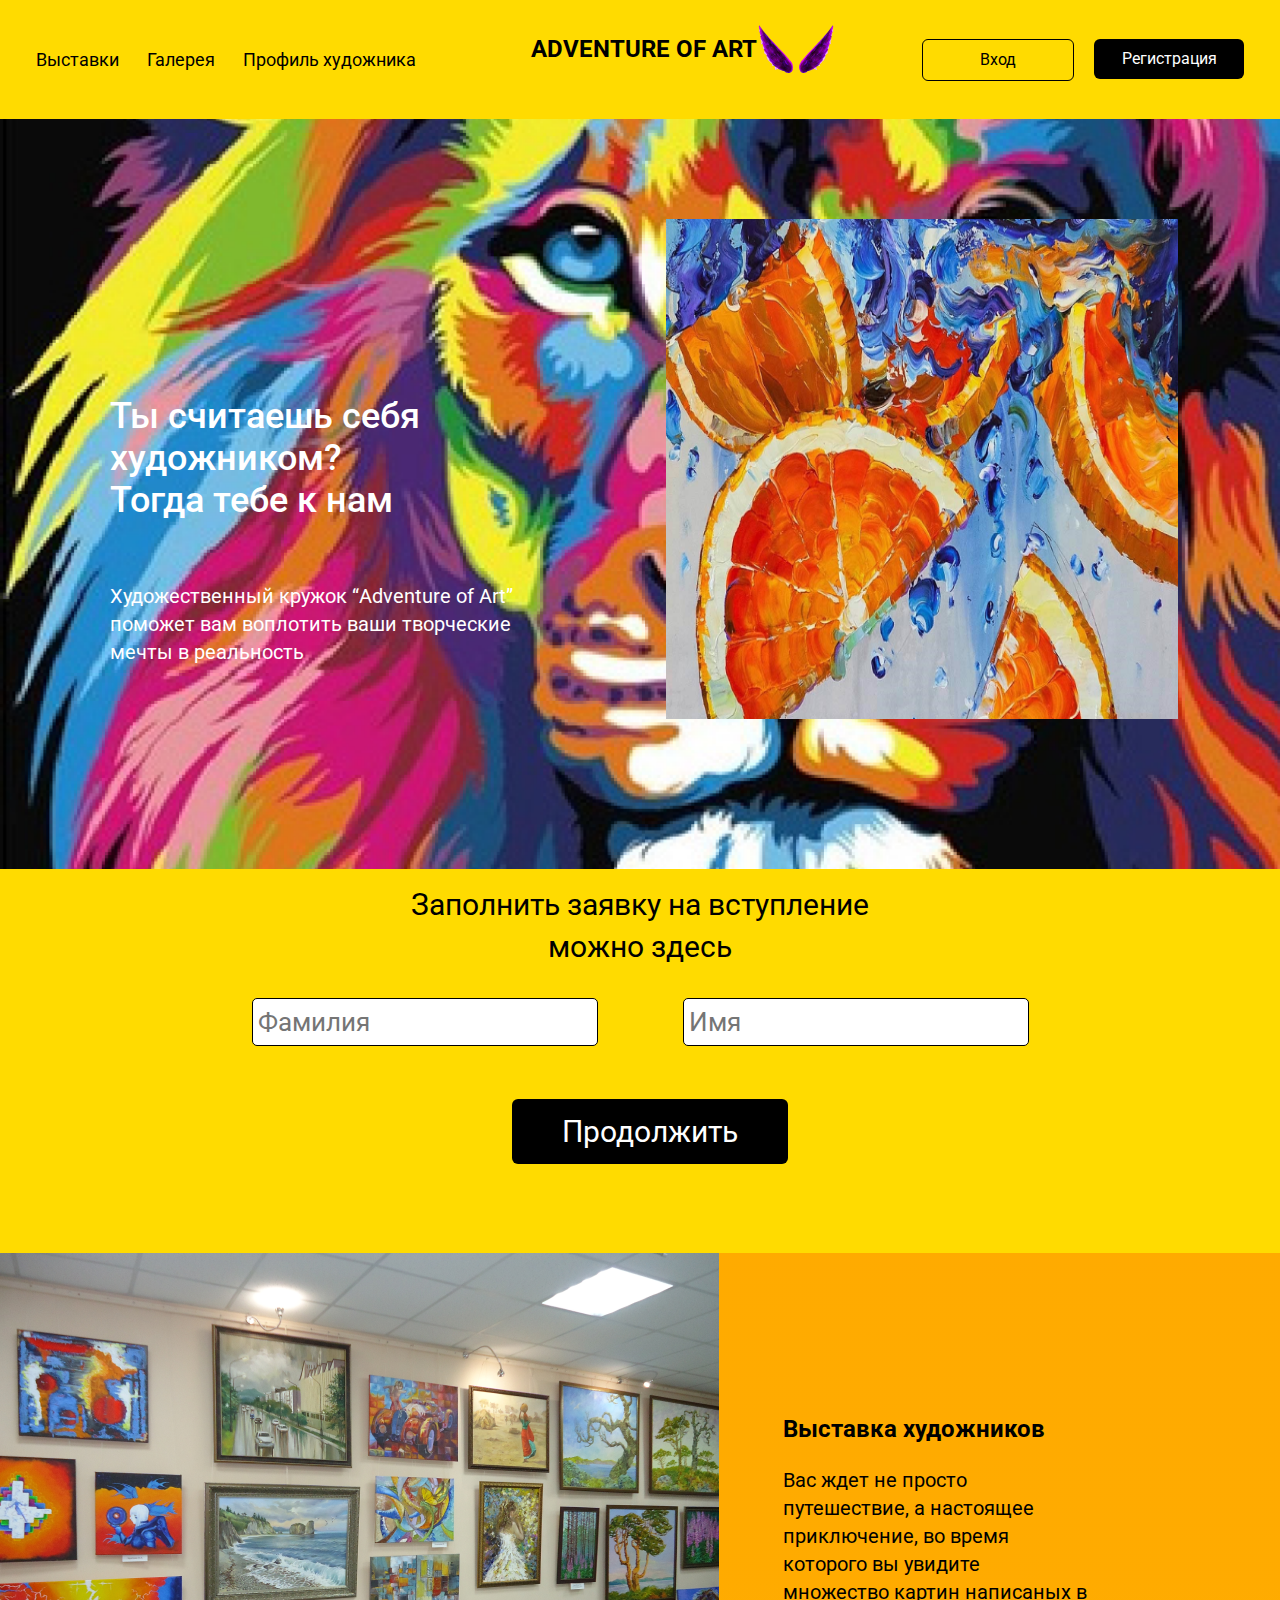
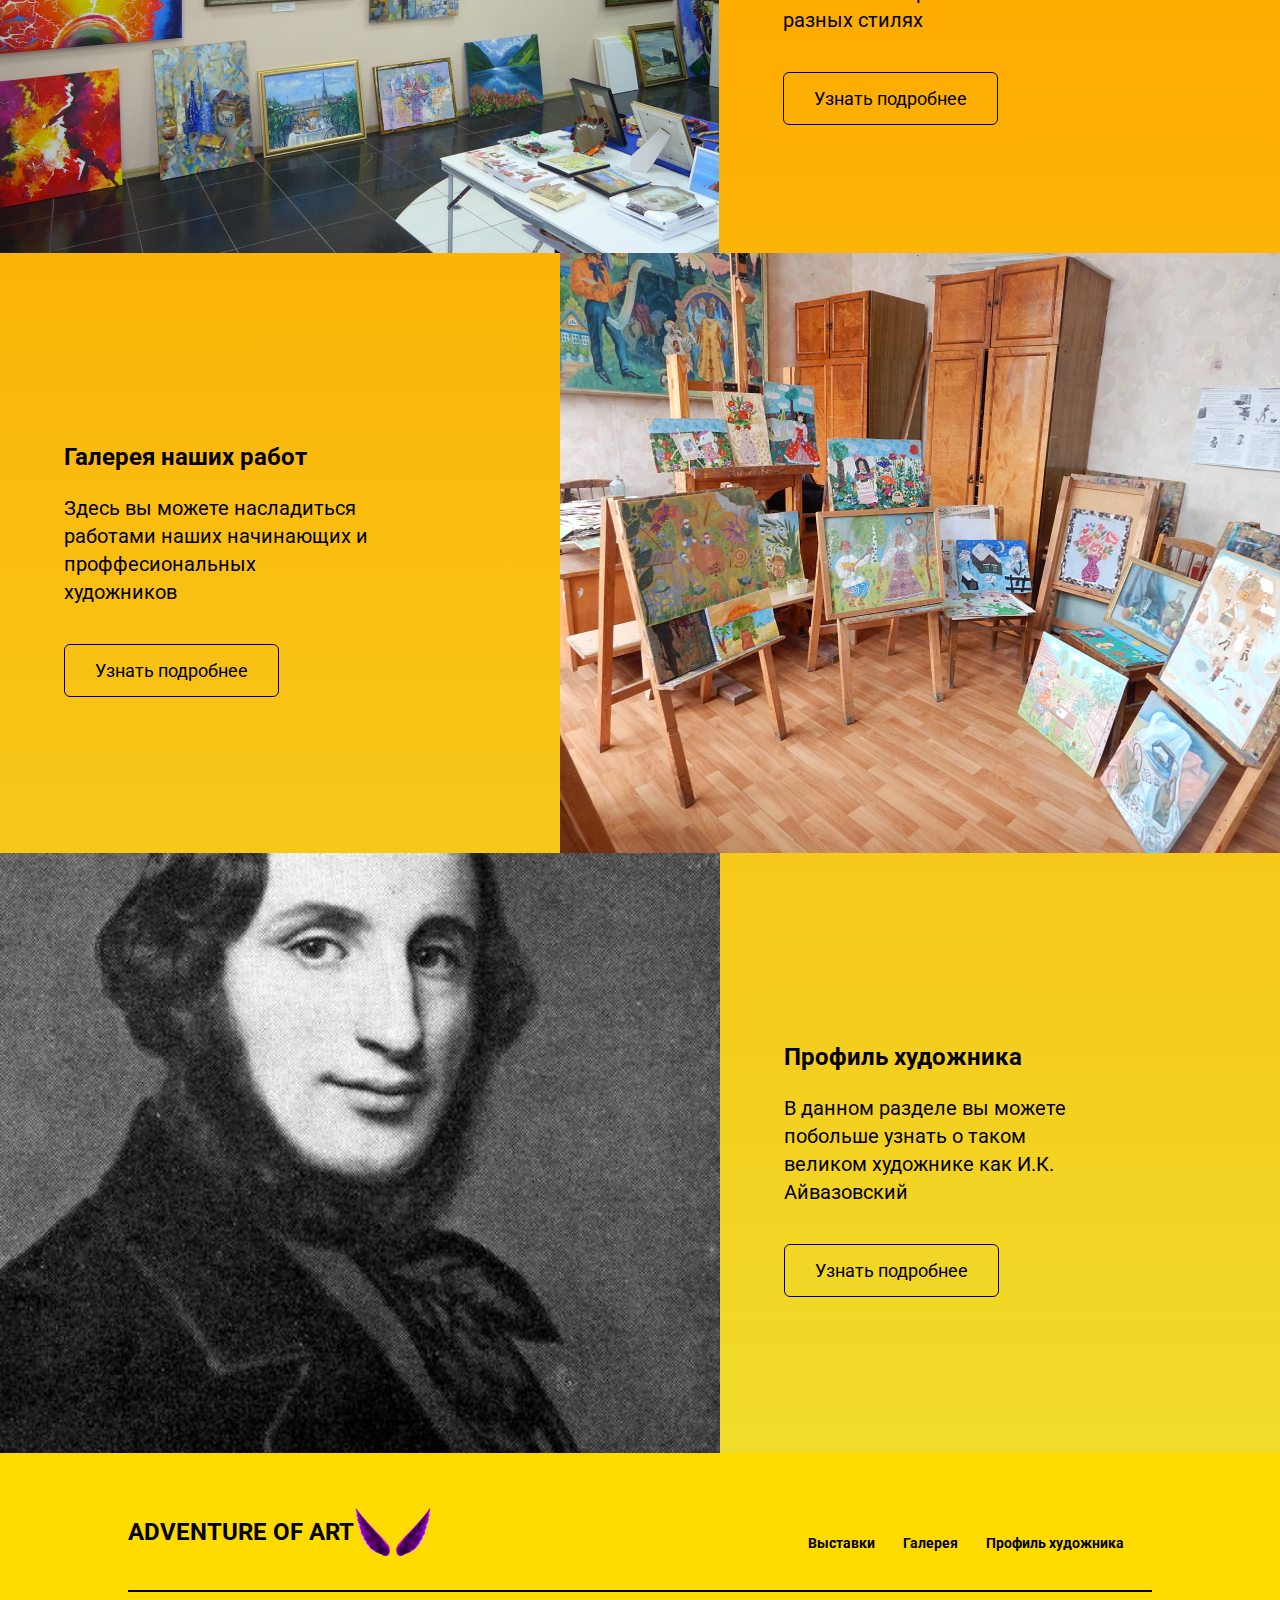
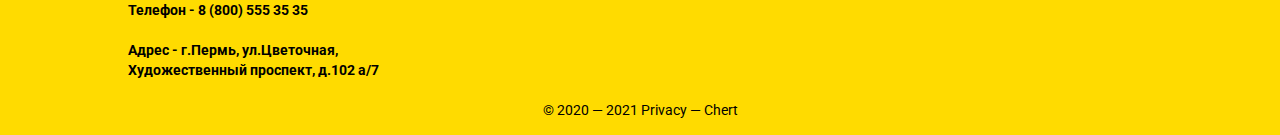
<file: index.html>
<!DOCTYPE html>
<html lang="en">
<head>
    <meta charset="UTF-8">
    <meta name="viewport" content="width=device-width, initial-scale=1.0">
    <title>Главная</title>
    <link rel="stylesheet" href="css/index.css">
    <link rel="preconnect" href="https://fonts.gstatic.com">
<link href="https://fonts.googleapis.com/css2?family=Roboto:wght@300;400;500&display=swap" rel="stylesheet">
</head>
<body>
    <header>
        <nav>
            <ul class="listHead">
                <li><a href = "afisha.html">Выставки</a></li>
                <li><a href = "gall.html">Галерея</a></li>
                <li><a href = "artistPerfomanceArtist.html">Профиль художника</a></li>
            </ul>
        </nav>
        <a href="index.html" id="logo">            
            <p>adventure of art</p>
            <img src="img/лого 1.png">
        </a>    
        <nav id="buttNav">
            <a href="login.html"><div class="buttNoback"><p>Вход</p></div></a>
            <a href="register.html"><div class="buttBack"><p>Регистрация</p></div></a>
        </nav>     
    </header>

    <section id="welcum">
        <div>
            <p id = "title">
                Ты считаешь себя художником?<br>
                Тогда тебе к нам
            </p> 
            <p id="info">
                Художественный кружок “Adventure of Art” поможет вам воплотить ваши творческие мечты в реальность
            </p>
        </div>
        <img src="img/aplesinki.png">
    </section>

    <section id="zayavka">
        <p>Заполнить заявку на вступление можно здесь</p>
        <div id="fields">
            <input class="textField" id="marg" placeholder="Фамилия">
            <input class="textField" placeholder="Имя">
            
        </div>
        <a href="#"><p class="buttBack">Продолжить</p></a>

    </section>
    <section id="afisha">
        <div class="itemAfisha">
            <img src="img/mainGall1.png">
            <div class="itemText">
                <h2>Выставка художников</h2>
                <p>Вас ждет не просто путешествие, 
                    а настоящее приключение, 
                    во время которого вы увидите 
                    множество картин написаных
                    в разных стилях</p>
                <a href="afisha.html" class="buttNoback">
                    Узнать подробнее
                </a>
            </div>
        </div>
        <div class="itemAfisha">
            
            <div class="itemText">
                <h2>Галерея наших работ</h2>
                <p>Здесь вы можете насладиться работами наших начинающих и проффесиональных художников </p>
                <a href="gall.html" class="buttNoback">
                    Узнать подробнее
                </a>
            </div>
            <img src="img/mainGall2.png">
        </div>
        <div class="itemAfisha">
            <img src="img/mainGall3.png">
            <div class="itemText">
                <h2>Профиль художника</h2>
                <p>В данном разделе вы можете побольше узнать о таком великом художнике как И.К. Айвазовский</p>
                <a href="artistPerfomanceArtist.html" class="buttNoback">
                    Узнать подробнее
                </a>
            </div>
        </div>
    </section>
    <footer>
        <div id="behindTheWall">
            <a href="index.html" id="logo">            
                <p>adventure of art</p>
                <img src="img/лого 1.png">
            </a>    
            <nav>
                <ul class="listHead">
                    <li><a href = "afisha.html">Выставки</a></li>
                    <li><a href = "gall.html">Галерея</a></li>
                    <li><a href = "artistPerfomanceArtist.html">Профиль художника</a></li>
                </ul>
            </nav>
        </div>
        <hr id="theWall">
        <p id="Contacts">
            Телефон - 8 (800) 555 35 35<br><br>
            Адрес - г.Пермь, ул.Цветочная, 
            Художественный проспект, д.102 а/7
        </p>
        <p id="end">
            © 2020 — 2021  Privacy — Chert
        </p>
    </footer>
</body>
</html>
</file>
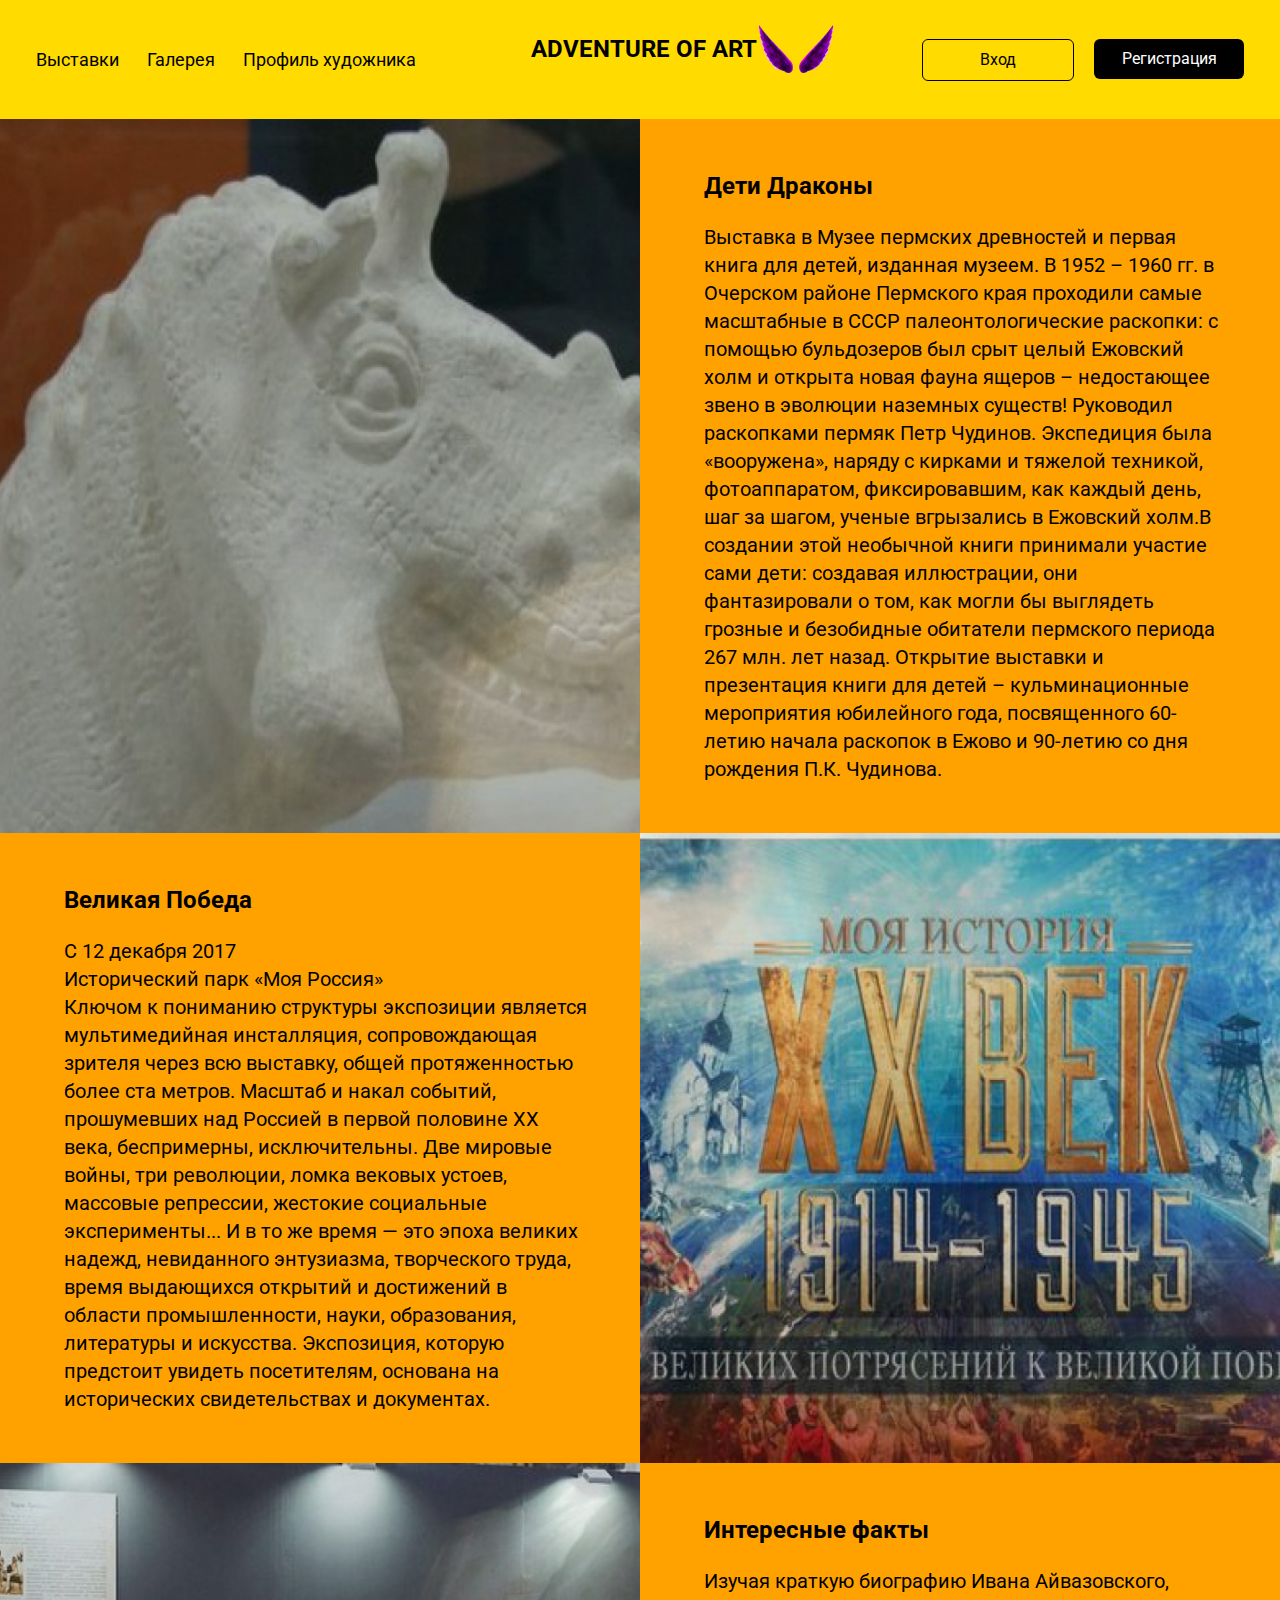
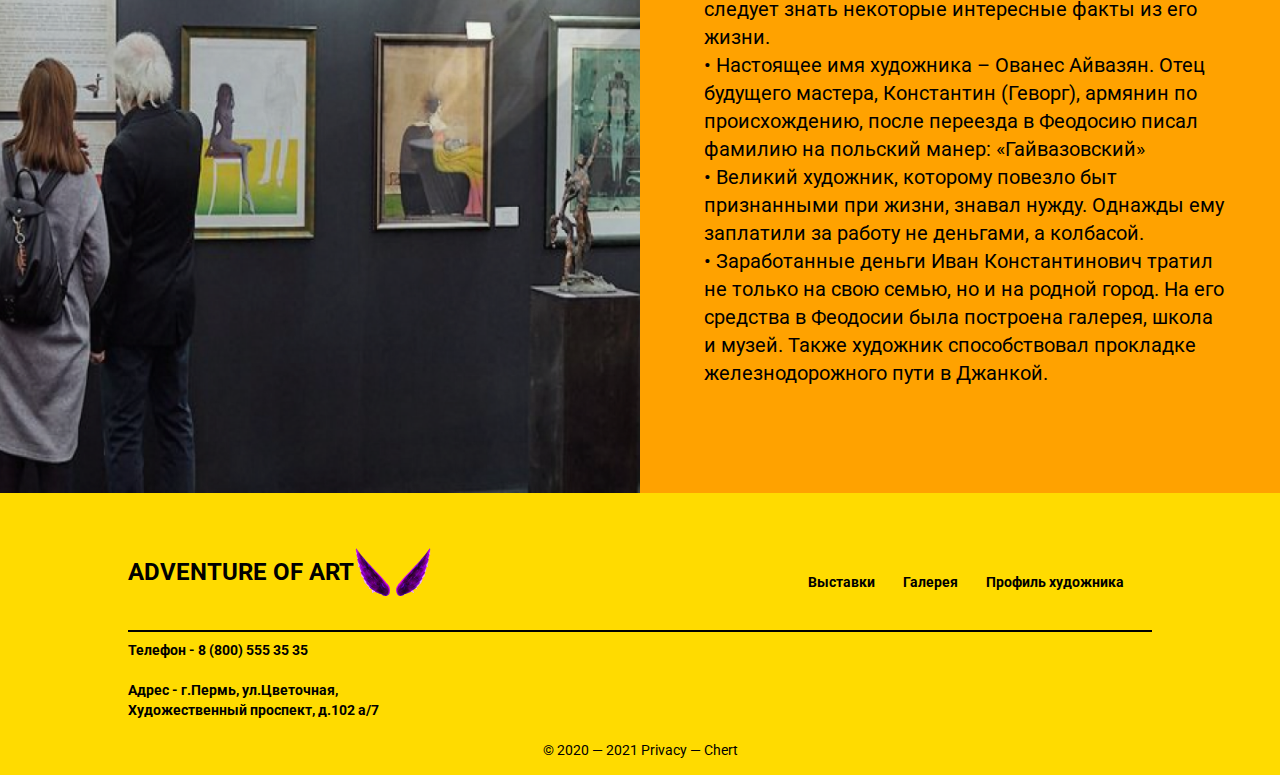
<file: afisha.html>
<!DOCTYPE html>
<html lang="en">
<head>
    <meta charset="UTF-8">
    <meta name="viewport" content="width=device-width, initial-scale=1.0">
    <title>Главная</title>
    <link rel="stylesheet" href="css/index.css">
    <link rel="preconnect" href="https://fonts.gstatic.com">
<link href="https://fonts.googleapis.com/css2?family=Roboto:wght@300;400;500&display=swap" rel="stylesheet">
</head>
<body>
    <header>
        <nav>
            <ul class="listHead">
                <li><a href = "afisha.html">Выставки</a></li>
                <li><a href = "gall.html">Галерея</a></li>
                <li><a href = "artistPerfomanceArtist.html">Профиль художника</a></li>
            </ul>
        </nav>
        <a href="index.html" id="logo">            
            <p>adventure of art</p>
            <img src="img/лого 1.png">
        </a>    
        <nav id="buttNav">
            <a href="login.html"><div class="buttNoback"><p>Вход</p></div></a>
            <a href="register.html"><div class="buttBack"><p>Регистрация</p></div></a>
        </nav>     
    </header>

    

    
    <section id="artist" class="main" >
        <div class="itemAfisha">            
            <img src="img/afisha1.png">
            
            
            <div class="itemText">
                <h2>Дети Драконы</h2>
                <p>     Выставка в Музее пермских древностей и первая книга для детей, изданная музеем.
                    В 1952 – 1960 гг. в Очерском районе Пермского края проходили самые масштабные  в СССР палеонтологические раскопки: с помощью бульдозеров был срыт целый Ежовский холм и открыта новая фауна ящеров – недостающее звено в эволюции наземных существ! Руководил раскопками пермяк Петр Чудинов. Экспедиция была «вооружена», наряду с кирками и  тяжелой техникой, фотоаппаратом, фиксировавшим, как каждый день, шаг за шагом, ученые вгрызались в Ежовский холм.В создании этой необычной книги принимали участие сами дети: создавая иллюстрации, они фантазировали о том, как могли бы выглядеть грозные и безобидные обитатели пермского периода 267 млн. лет назад.
                    Открытие выставки и презентация книги для детей – кульминационные мероприятия юбилейного года, посвященного 60-летию начала раскопок в Ежово и 90-летию со дня рождения П.К. Чудинова.
                    
                    
               </p>
                
            </div>
        </div>
        <div class="itemAfisha">
            
            <div class="itemText">
                <h2>Великая Победа</h2>
                <p>
                    С 12 декабря 2017<br>
                    Исторический парк «Моя Россия»<br>
                    Ключом к пониманию структуры экспозиции является мультимедийная инсталляция, сопровождающая зрителя через всю выставку, общей протяженностью более ста метров.
                    Масштаб и накал событий, прошумевших над Россией в первой половине ХХ века, беспримерны, исключительны. Две мировые войны, три революции, ломка вековых устоев, массовые репрессии, жестокие социальные эксперименты... И в то же время — это эпоха великих надежд, невиданного энтузиазма, творческого труда, время выдающихся открытий и достижений в области промышленности, науки, образования, литературы и искусства.
                    Экспозиция, которую предстоит увидеть посетителям, основана на исторических свидетельствах и документах.           
                </p>
                
            </div>
            
                <img src="img/afisha2.png">
            
        </div>
        <div class="itemAfisha">
            
                <img src="img/afisha3.png">
            
            <div class="itemText">
                <h2>Интересные факты</h2>
                <p>
                    Изучая краткую биографию Ивана Айвазовского, следует знать некоторые интересные факты из его жизни.
                    <br>•	Настоящее имя художника – Ованес Айвазян. Отец будущего мастера, Константин (Геворг), армянин по происхождению, после переезда в Феодосию писал фамилию на польский манер: «Гайвазовский»
                    <br>•	Великий художник, которому повезло быт признанными при жизни, знавал нужду. Однажды ему заплатили за работу не деньгами, а колбасой.
                    <br>•	Заработанные деньги Иван Константинович тратил не только на свою семью, но и на родной город. На его средства в Феодосии была построена галерея, школа и музей. Также художник способствовал прокладке железнодорожного пути в Джанкой.
                    </p>
                
            </div>
        </div>
    </section>
    <footer>
        <div id="behindTheWall">
            <a href="index.html" id="logo">            
                <p>adventure of art</p>
                <img src="img/лого 1.png">
            </a>    
            <nav>
                <ul class="listHead">
                    <li><a href = "afisha.html">Выставки</a></li>
                    <li><a href = "gall.html">Галерея</a></li>
                    <li><a href = "artistPerfomanceArtist.html">Профиль художника</a></li>
                </ul>
            </nav>
        </div>
        <hr id="theWall">
        <p id="Contacts">
            Телефон - 8 (800) 555 35 35<br><br>
            Адрес - г.Пермь, ул.Цветочная, 
            Художественный проспект, д.102 а/7
        </p>
        <p id="end">
            © 2020 — 2021  Privacy — Chert
        </p>
    </footer>
</body>
</html>
</file>
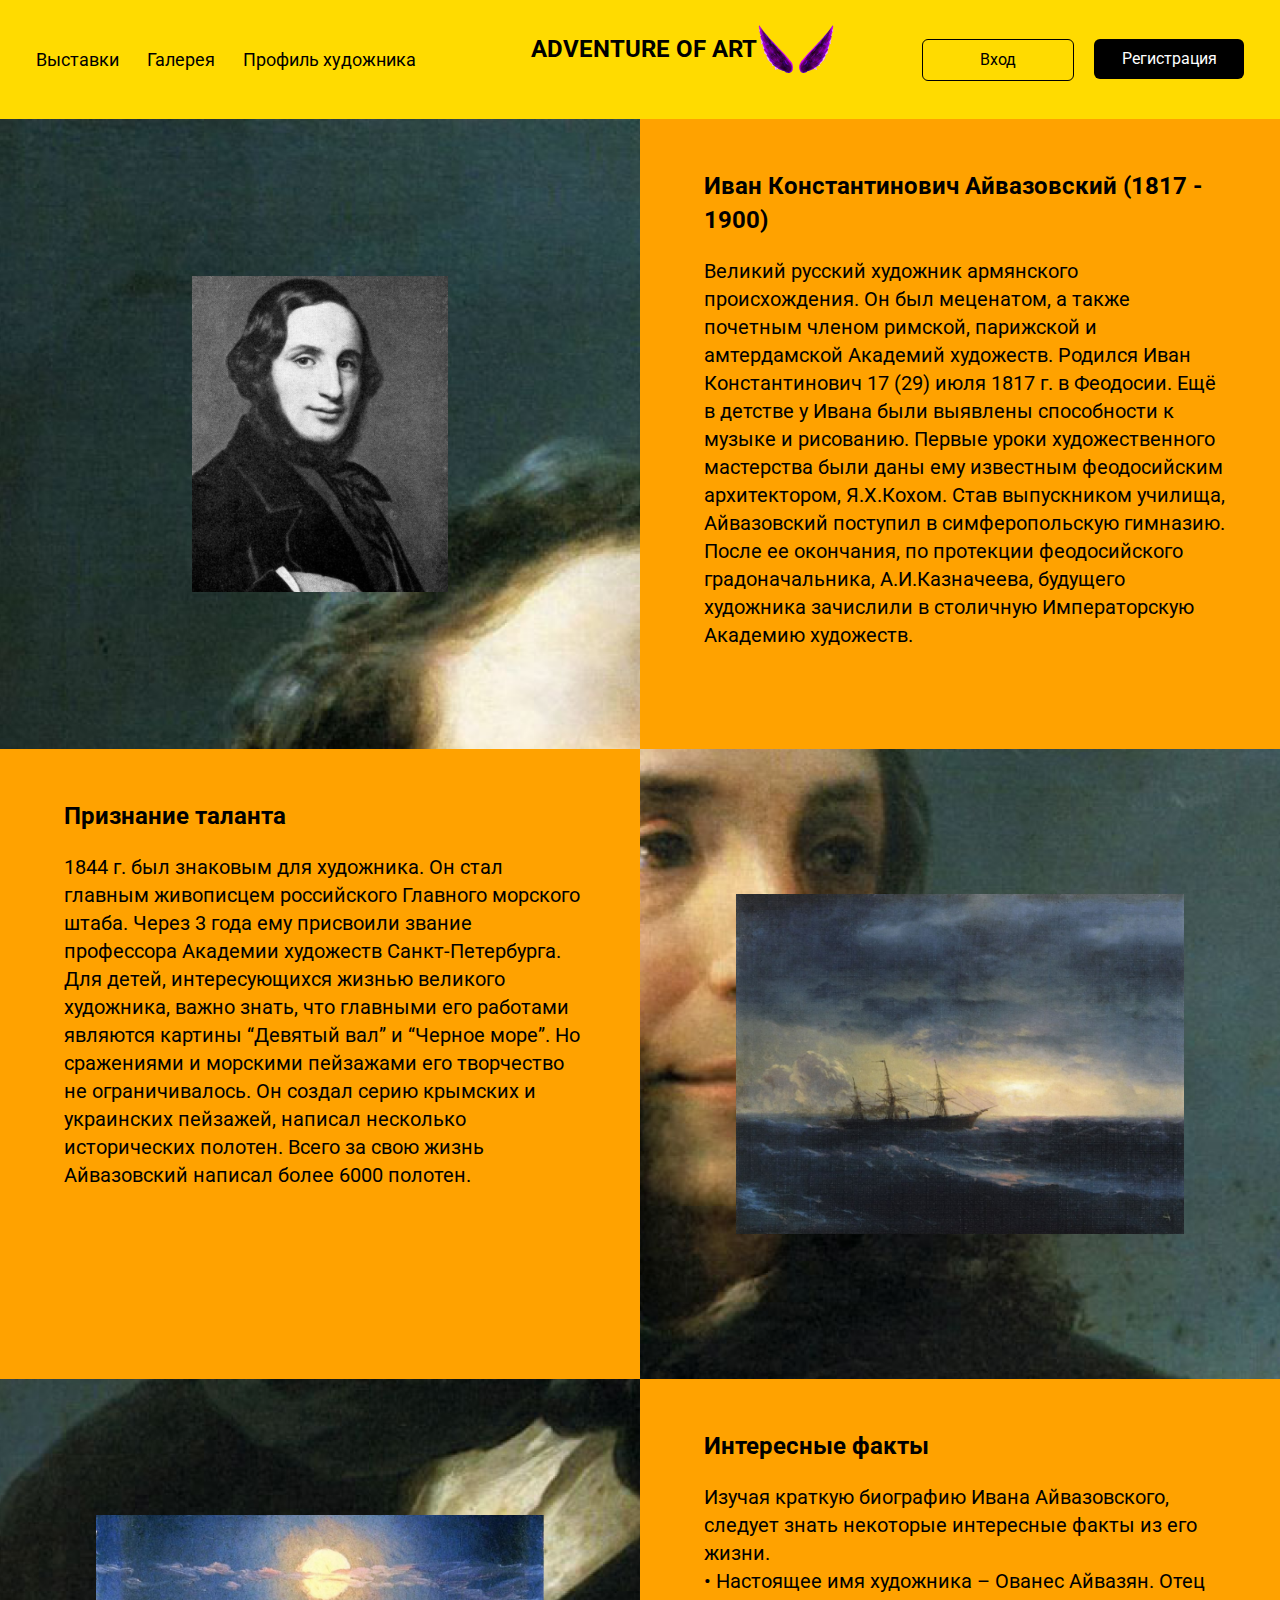
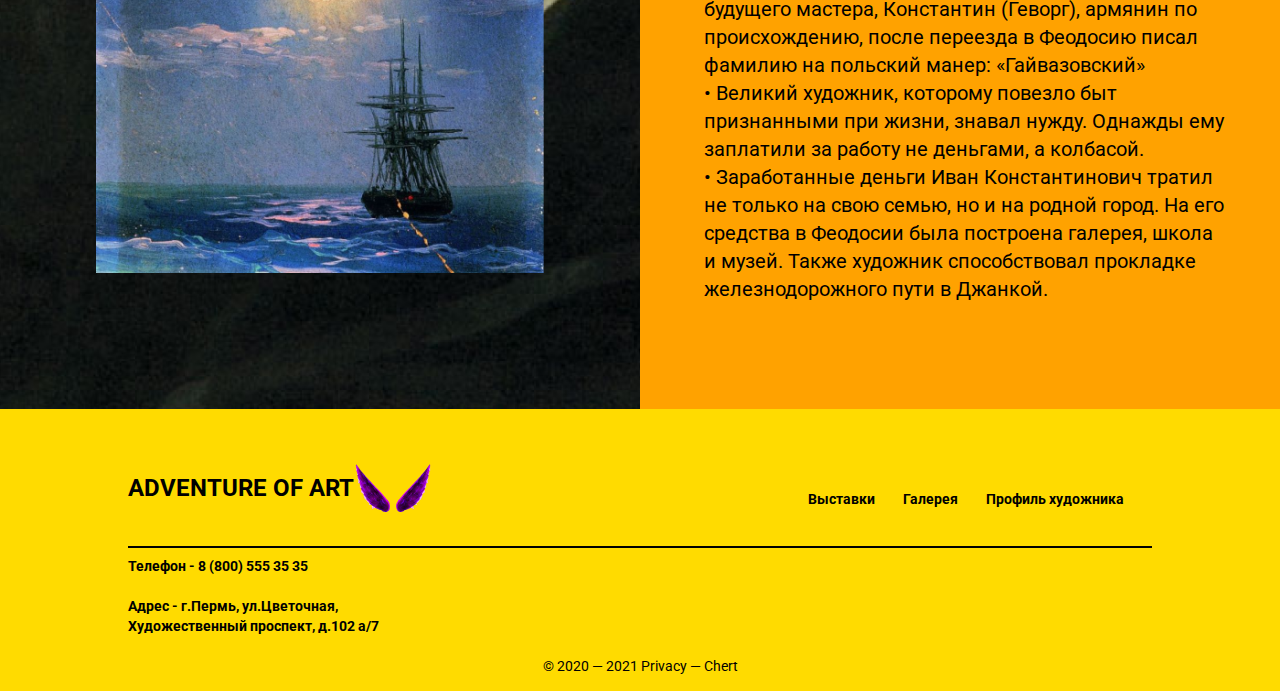
<file: artistPerfomanceArtist.html>
<!DOCTYPE html>
<html lang="en">
<head>
    <meta charset="UTF-8">
    <meta name="viewport" content="width=device-width, initial-scale=1.0">
    <title>Главная</title>
    <link rel="stylesheet" href="css/index.css">
    <link rel="preconnect" href="https://fonts.gstatic.com">
<link href="https://fonts.googleapis.com/css2?family=Roboto:wght@300;400;500&display=swap" rel="stylesheet">
</head>
<body>
    <header>
        <nav>
            <ul class="listHead">
                <li><a href = "afisha.html">Выставки</a></li>
                <li><a href = "gall.html">Галерея</a></li>
                <li><a href = "artistPerfomanceArtist.html">Профиль художника</a></li>
            </ul>
        </nav>
        <a href="index.html" id="logo">            
            <p>adventure of art</p>
            <img src="img/лого 1.png">
        </a>    
        <nav id="buttNav">
            <a href="login.html"><div class="buttNoback"><p>Вход</p></div></a>
            <a href="register.html"><div class="buttBack"><p>Регистрация</p></div></a>
        </nav>     
    </header>

    

    
    <section class="main">
        <div class="itemAfisha">
            <div class="lilImg">
                <img src="img/Artist1.png">
            </div>
            
            <div class="itemText">
                <h2>Иван Константинович Айвазовский (1817 - 1900)</h2>
                <p>     Великий русский художник армянского происхождения. Он был меценатом, а также почетным членом римской, парижской и амтердамской Академий художеств.
                    Родился Иван Константинович 17 (29) июля 1817 г. в Феодосии. Ещё в детстве у Ивана были выявлены способности к музыке и рисованию. Первые уроки художественного мастерства были даны ему известным феодосийским архитектором, Я.Х.Кохом.
               Став выпускником училища, Айвазовский поступил в симферопольскую гимназию. После ее окончания, по протекции феодосийского градоначальника, А.И.Казначеева, будущего художника зачислили в столичную Императорскую Академию художеств.
               </p>
                
            </div>
        </div>
        <div class="itemAfisha">
            
            <div class="itemText">
                <h2>Признание таланта</h2>
                <p>
                    1844 г. был знаковым для художника. Он стал главным живописцем российского Главного морского штаба. Через 3 года ему присвоили звание профессора Академии художеств Санкт-Петербурга. Для детей, интересующихся жизнью великого художника, важно знать, что главными его работами являются картины “Девятый вал” и “Черное море”.
                    Но сражениями и морскими пейзажами его творчество не ограничивалось. Он создал серию крымских и украинских пейзажей, написал несколько исторических полотен. Всего за свою жизнь Айвазовский написал более 6000 полотен.
                </p>
                
            </div>
            <div class="lilImg lilArt">
                <img src="img/Artist2.png">
            </div>
        </div>
        <div class="itemAfisha">
            <div class="lilImg lilArt">
                <img src="img/Artist3.png">
            </div>
            <div class="itemText">
                <h2>Интересные факты</h2>
                <p>
                    Изучая краткую биографию Ивана Айвазовского, следует знать некоторые интересные факты из его жизни.
                    <br>•	Настоящее имя художника – Ованес Айвазян. Отец будущего мастера, Константин (Геворг), армянин по происхождению, после переезда в Феодосию писал фамилию на польский манер: «Гайвазовский»
                    <br>•	Великий художник, которому повезло быт признанными при жизни, знавал нужду. Однажды ему заплатили за работу не деньгами, а колбасой.
                    <br>•	Заработанные деньги Иван Константинович тратил не только на свою семью, но и на родной город. На его средства в Феодосии была построена галерея, школа и музей. Также художник способствовал прокладке железнодорожного пути в Джанкой.
                    </p>
                
            </div>
        </div>
    </section>
    <footer>
        <div id="behindTheWall">
            <a href="index.html" id="logo">            
                <p>adventure of art</p>
                <img src="img/лого 1.png">
            </a>    
            <nav>
                <ul class="listHead">
                    <li><a href = "afisha.html">Выставки</a></li>
                    <li><a href = "gall.html">Галерея</a></li>
                    <li><a href = "artistPerfomanceArtist.html">Профиль художника</a></li>
                </ul>
            </nav>
        </div>
        <hr id="theWall">
        <p id="Contacts">
            Телефон - 8 (800) 555 35 35<br><br>
            Адрес - г.Пермь, ул.Цветочная, 
            Художественный проспект, д.102 а/7
        </p>
        <p id="end">
            © 2020 — 2021  Privacy — Chert
        </p>
    </footer>
</body>
</html>
</file>
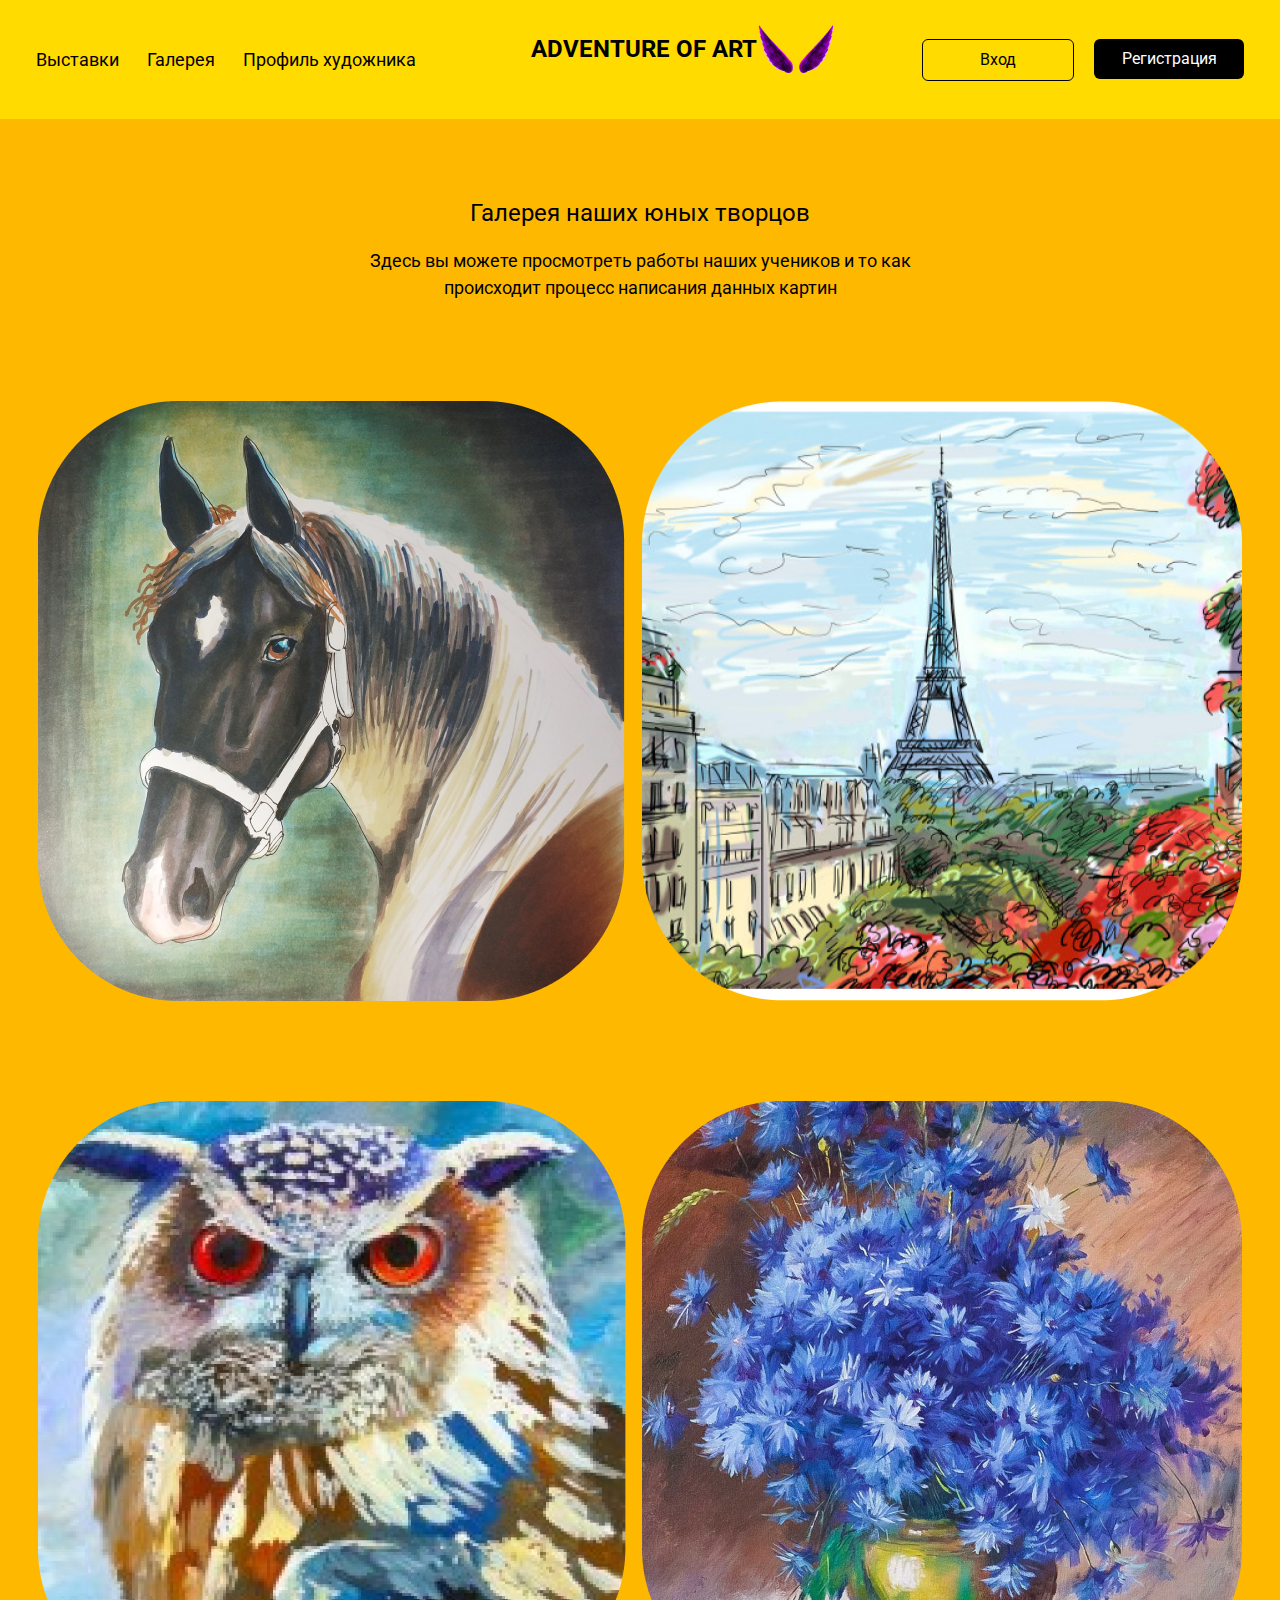
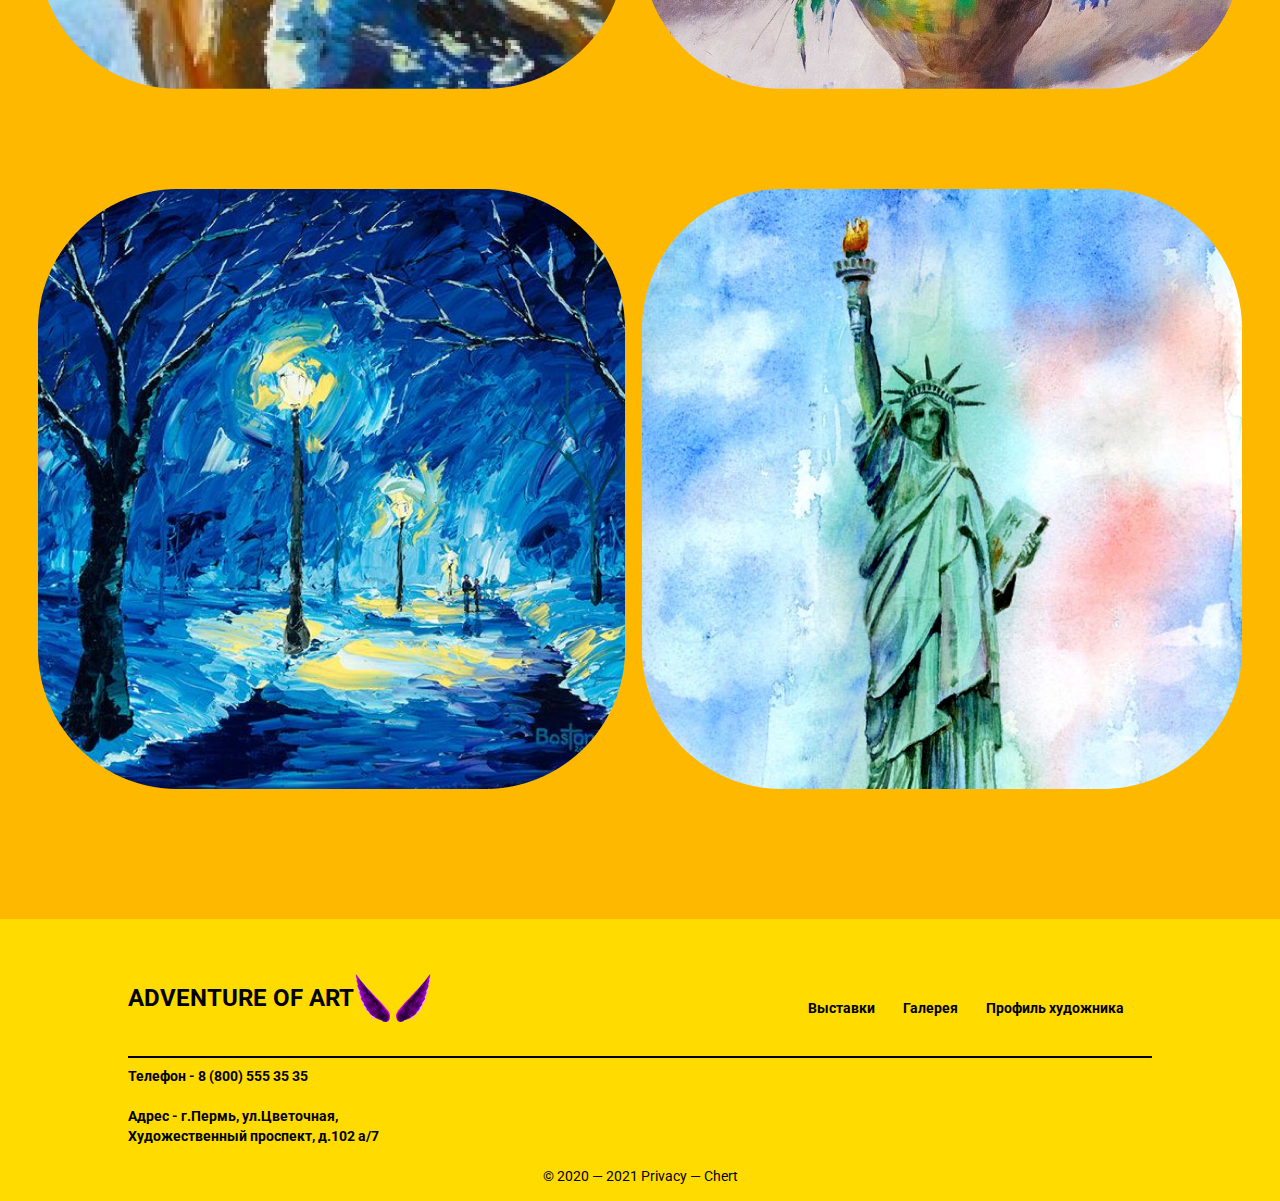
<file: gall.html>
<!DOCTYPE html>
<html lang="en">
<head>
    <meta charset="UTF-8">
    <meta name="viewport" content="width=device-width, initial-scale=1.0">
    <title>Главная</title>
    <link rel="stylesheet" href="css/index.css">
    <link rel="preconnect" href="https://fonts.gstatic.com">
<link href="https://fonts.googleapis.com/css2?family=Roboto:wght@300;400;500&display=swap" rel="stylesheet">
</head>
<body>
    <header>
        <nav>
            <ul class="listHead">
                <li><a href = "afisha.html">Выставки</a></li>
                <li><a href = "gall.html">Галерея</a></li>
                <li><a href = "artistPerfomanceArtist.html">Профиль художника</a></li>
            </ul>
        </nav>
        <a href="index.html" id="logo">            
            <p>adventure of art</p>
            <img src="img/лого 1.png">
        </a>    
        <nav id="buttNav">
            <a href="login.html"><div class="buttNoback"><p>Вход</p></div></a>
            <a href="register.html"><div class="buttBack"><p>Регистрация</p></div></a>
        </nav>     
    </header>
    
    <main id="contentGall">
        <div id="titleGall">
            <h2>
                Галерея наших юных творцов
            </h2>
            <p>
                Здесь вы можете просмотреть работы наших учеников и то как происходит процесс написания данных картин
            </p>
        </div>
        <div class="coupleOfImg">
            <img src="img/gall/uel9Zz_mjZcA02v9hUO_mBFF3zEvRNq8yjqcxeUh-N4jGsSe3oosnKulu6TdF3RIhjcjN-HNnzQKLXlnHbQEylJIp0mTuWB9LvokEB0d7JLtD9LCxW7ZwCZ50h77I9ANESGpOSf5=w2400 1.png">
            <img src="img/gall/risunokparizhakartina1-700x471 1.png">
        </div>
        <div class="coupleOfImg">
            <img src="img/gall/73800 1.png">
            <img src="img/gall/kopiya_kartiny_isaaka_levitana_vasilki_hudozhnik_s_kamskij_is190702 1.png">
        </div>
        <div class="coupleOfImg">
            <img src="img/gall/dff7be491da935cc810174a6604e303c--winter-walk-angel-art 1.png">
            <img src="img/gall/suPDqNUh 1.png">
        </div>
    </main>
    

    
    
    <footer>
        <div id="behindTheWall">
            <a href="index.html" id="logo">            
                <p>adventure of art</p>
                <img src="img/лого 1.png">
            </a>    
            <nav>
                <ul class="listHead">
                    <li><a href = "afisha.html">Выставки</a></li>
                    <li><a href = "gall.html">Галерея</a></li>
                    <li><a href = "artistPerfomanceArtist.html">Профиль художника</a></li>
                </ul>
            </nav>
        </div>
        <hr id="theWall">
        <p id="Contacts">
            Телефон - 8 (800) 555 35 35<br><br>
            Адрес - г.Пермь, ул.Цветочная, 
            Художественный проспект, д.102 а/7
        </p>
        <p id="end">
            © 2020 — 2021  Privacy — Chert
        </p>
    </footer>
</body>
</html>
</file>
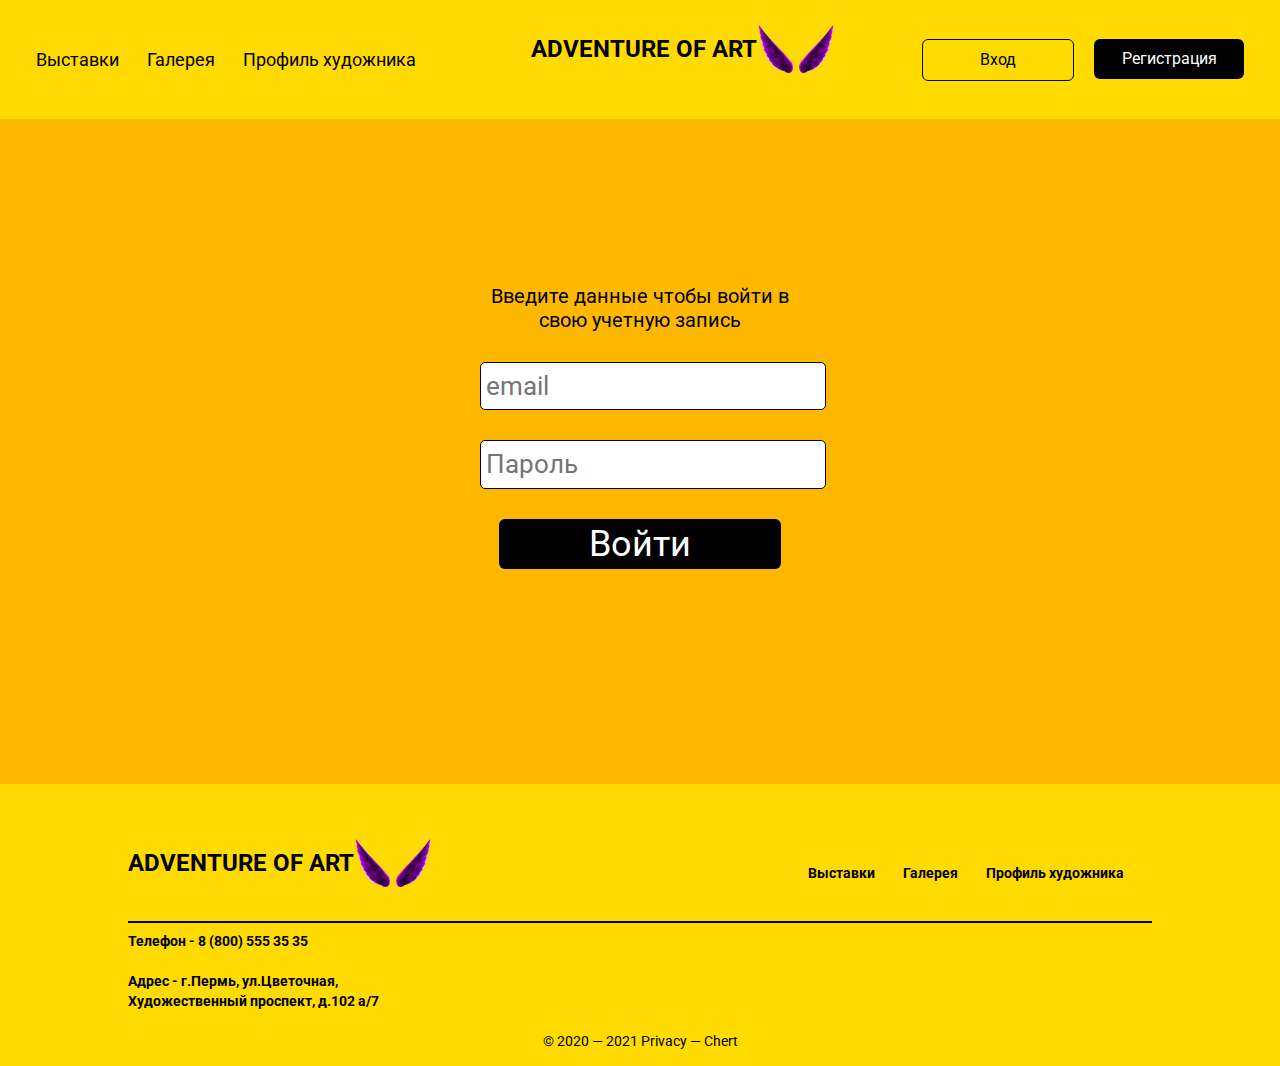
<file: login.html>
<!DOCTYPE html>
<html lang="en">
<head>
    <meta charset="UTF-8">
    <meta name="viewport" content="width=device-width, initial-scale=1.0">
    <title>Главная</title>
    <link rel="stylesheet" href="css/index.css">
    <link rel="preconnect" href="https://fonts.gstatic.com">
<link href="https://fonts.googleapis.com/css2?family=Roboto:wght@300;400;500&display=swap" rel="stylesheet">
</head>
<body>
    <header>
        <nav>
            <ul class="listHead">
                <li><a href = "afisha.html">Выставки</a></li>
                <li><a href = "gall.html">Галерея</a></li>
                <li><a href = "artistPerfomanceArtist.html">Профиль художника</a></li>
            </ul>
        </nav>
        <a href="index.html" id="logo">            
            <p>adventure of art</p>
            <img src="img/лого 1.png">
        </a>    
        <nav id="buttNav">
            <a href="login.html"><div class="buttNoback"><p>Вход</p></div></a>
            <a href="register.html"><div class="buttBack"><p>Регистрация</p></div></a>
        </nav>     
    </header>
    <main id="contentLogin">
        <div class="enterBox">
            <p id="title">Введите данные чтобы войти в свою учетную запись</p>
            <input class="textField" placeholder="email">
            <input class="textField" placeholder="Пароль">
            <a href="#" class="buttBack"><p>Войти</p></a>
        </div>
    </main>
    

    
    
    <footer>
        <div id="behindTheWall">
            <a href="index.html" id="logo">            
                <p>adventure of art</p>
                <img src="img/лого 1.png">
            </a>    
            <nav>
                <ul class="listHead">
                    <li><a href = "afisha.html">Выставки</a></li>
                    <li><a href = "gall.html">Галерея</a></li>
                    <li><a href = "artistPerfomanceArtist.html">Профиль художника</a></li>
                </ul>
            </nav>
        </div>
        <hr id="theWall">
        <p id="Contacts">
            Телефон - 8 (800) 555 35 35<br><br>
            Адрес - г.Пермь, ул.Цветочная, 
            Художественный проспект, д.102 а/7
        </p>
        <p id="end">
            © 2020 — 2021  Privacy — Chert
        </p>
    </footer>
</body>
</html>
</file>
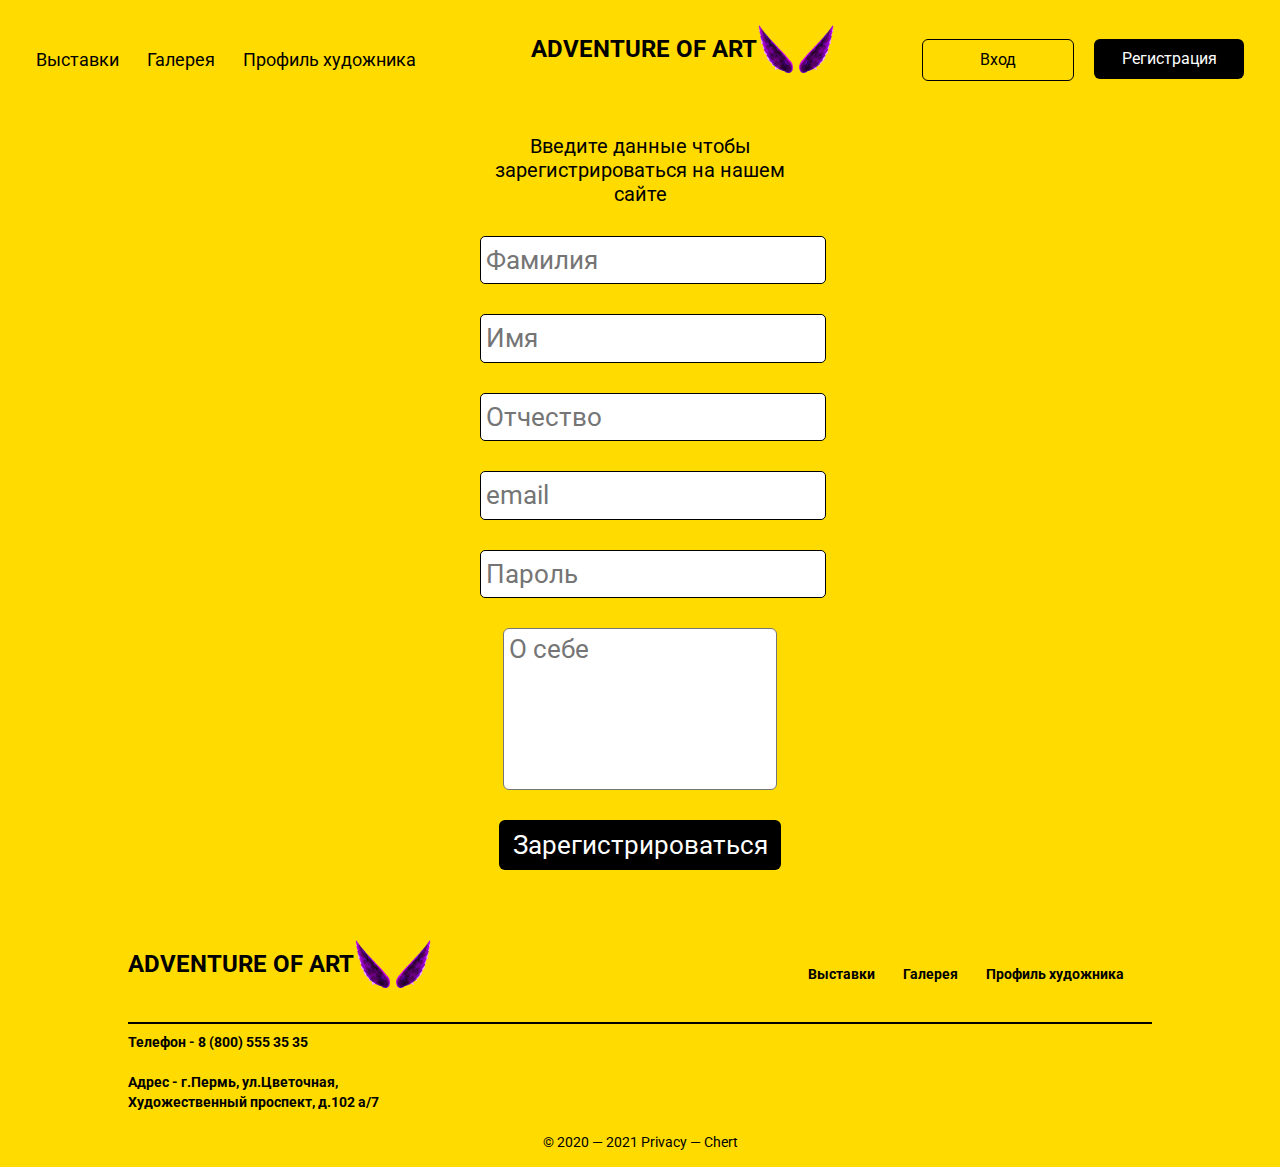
<file: register.html>
<!DOCTYPE html>
<html lang="en">
<head>
    <meta charset="UTF-8">
    <meta name="viewport" content="width=device-width, initial-scale=1.0">
    <title>Главная</title>
    <link rel="stylesheet" href="css/index.css">
    <link rel="preconnect" href="https://fonts.gstatic.com">
<link href="https://fonts.googleapis.com/css2?family=Roboto:wght@300;400;500&display=swap" rel="stylesheet">
</head>
<body>
    <header>
        <nav>
            <ul class="listHead">
                <li><a href = "afisha.html">Выставки</a></li>
                <li><a href = "gall.html">Галерея</a></li>
                <li><a href = "artistPerfomanceArtist.html">Профиль художника</a></li>
            </ul>
        </nav>
        <a href="index.html" id="logo">            
            <p>adventure of art</p>
            <img src="img/лого 1.png">
        </a>    
        <nav id="buttNav">
            <a href="login.html"><div class="buttNoback"><p>Вход</p></div></a>
            <a href="register.html"><div class="buttBack"><p>Регистрация</p></div></a>
        </nav>     
    </header>
    <main id="contentReg">
        <div class="enterBox">            
            <p id="title">Введите данные чтобы зарегистрироваться на нашем сайте </p>
            <input class="textField" placeholder="Фамилия">
            <input class="textField" placeholder="Имя">
            <input class="textField" placeholder="Отчество">            
            <input class="textField" placeholder="email">
            <input class="textField" placeholder="Пароль">
            <textarea id="about" placeholder="O ceбе"></textarea>
            <a href="#" class="buttBack"><p>Зарегистрироваться</p></a>
        </div>
    </main>
    

    
    
    <footer>
        <div id="behindTheWall">
            <a href="index.html" id="logo">            
                <p>adventure of art</p>
                <img src="img/лого 1.png">
            </a>    
            <nav>
                <ul class="listHead">
                    <li><a href = "afisha.html">Выставки</a></li>
                    <li><a href = "gall.html">Галерея</a></li>
                    <li><a href = "artistPerfomanceArtist.html">Профиль художника</a></li>
                </ul>
            </nav>
        </div>
        <hr id="theWall">
        <p id="Contacts">
            Телефон - 8 (800) 555 35 35<br><br>
            Адрес - г.Пермь, ул.Цветочная, 
            Художественный проспект, д.102 а/7
        </p>
        <p id="end">
            © 2020 — 2021  Privacy — Chert
        </p>
    </footer>
</body>
</html>
</file>
<file: css/index.css>
body{
    max-width:1440px;
    padding:0;
    margin:auto;
    background: linear-gradient(180deg, rgba(255, 255, 255, 0) 17.19%, rgba(250, 255, 0, 0) 76.04%), #FFDB00;
}
header{
    align-items: center;
    justify-content: space-between;
    display: flex;
    flex-direction: row;
    
    padding:20px 36px;
    
}
.listHead{
    display: flex;
    flex-direction: row;
    list-style:none;
    font-family: Roboto;
    font-style: normal;
    font-weight: normal;
    font-size: 18px;
    padding: 0px;
    
}
.listHead li{
    padding-right: 28px;
}
.listHead li a{
    color:#000000;
}
#logo{
    display: flex;
    flex-direction:row;
    font-family: Roboto;
    font-style: normal;
    font-weight: bold;
    font-size: 24px;
    text-transform: uppercase;
    color: #000000;
}
#buttNav{
    display: flex;
    flex-direction: row;
    justify-content:space-between;
    font-family: Roboto;
    font-style: normal;
    font-weight: normal;
    font-size: 14px;
}
body a{
    text-decoration: none;
}
/*Кнопка входа*/
.buttNoback{
	display: flex;
	
	align-items: center;
    border: 1px solid #000000;
	color: black;	
	background:none;
    width:150px;
    height:40px;
    border-radius: 6px; 	
}
/*Кнопка регистрации*/
.buttBack{
    display: flex;
	
	align-items: center;
		
	background: black;
	margin-left: 20px;
	border-radius: 6px; 
	
    
	width:150px;
    height:40px;
	color: #FFF;
	
}
.buttNoback p, .buttBack p{
    
    margin: auto;
    font-family: Roboto;
    font-style: normal;
    font-weight: normal;
    font-size: 16px;
    line-height: 16px;
    /* identical to box height */

    display: flex;
    align-items: center;
    text-align: center;

}

#welcum{
    display: flex;
    flex-direction: row;
    justify-content: space-between;
    width:100%;
    height: 750px;
    
    background: url(bgIndex.png) no-repeat;
    
    background-size: cover;

}
#welcum img{
    display: flex;
    
    width: 40%;
    max-height: 500px;
    margin-top: 100px;
    padding-right: 8%;
}
#welcum #title,#info{
    width: 450px;
    padding-left: 110px;
    /* Gray 6 */

    color: white;
}
#welcum #title{
    font-family: Roboto;
    font-style: normal;
    font-weight: 500;
    font-size: 36px;
    line-height: 42px;

    margin-top: 276px;
    margin-bottom: 61px;
}
#welcum #info{
    font-family: Roboto;
    font-style: normal;
    font-weight: normal;
    font-size: 20px;
    line-height: 28px;   

}
#zayavka{
    display: flex;
    flex-direction: column;
    align-items: center;
}
#zayavka p{
    font-family: Roboto;
    font-style: normal;
    font-weight: normal;
    font-size: 30px;
    line-height: 140.62%;
    /* or 42px */

    text-align: center;
    max-width: 500px;
}
#fields{
    display: inline-block;
    margin:auto;
}
.textField{
    max-width:360px;
    background: #FFFFFF;
    border: 1px solid #000000;
    box-sizing: border-box;
    border-radius: 5px;
    
    font-family: Roboto;
    font-style: normal;
    font-weight: normal;
    font-size: 26px;
    line-height: 140.62%;
    padding:5px;
}
#marg{
    margin-right: 81px;
}
#zayavka .buttBack{
    display:inline;
    padding:15px 50px;
    
    
}
#zayavka a{
    margin-top: 50px;
    font-family: Roboto;
    font-style: normal;
    font-weight: normal;
    font-size: 26px;
    line-height: 30px;
}

#afisha{
    margin-top: 100px;
    background: linear-gradient(180deg, rgba(255, 184, 0, 0.4) 18.23%,
     #F0DC2B 100%), 
     #FFA200;
}
.itemAfisha{
    display: flex;
    flex-direction:row;
    
}
.itemAfisha img{
    width:100%;
}
.itemText{    
   
    margin:auto 0; 
    padding-left: 5%;
    padding-right: 15%;
    
}
.itemText p{
    font-family: Roboto;
    font-style: normal;
    font-weight: normal;
    font-size: 20px;
    line-height: 28px;
    margin-bottom:50px;
}
.itemText h2{
    font-family: Roboto;
    font-style: normal;
    font-weight: bold;
    font-size: 24px;
    line-height: 34px;
    /* identical to box height */


    color: #000000;
}

.itemText .buttNoback{
    display:inline;
    padding:15px 30px;  
    margin-top: 10px;
    font-family: Roboto;
    font-style: normal;
    font-weight: normal;
    font-size: 18px;
    line-height: 30px;
    text-align: center;
}

footer{
    
    width:80%;
    margin: auto;
    margin-top: 50px;
}

#behindTheWall{
    display: flex;
    flex-direction:row;
    justify-content: space-between;
    align-items: center;
}
footer .listHead{
    font-weight: bold;
    font-size: 14px;
}
hr#theWall{
    
    border: #000000 1px solid;
}
p#Contacts{
    width:30%;
    font-family: Roboto;
    font-style: normal;
    font-weight: bold;
    font-size: 14px;
    line-height: 20px;
    margin: 0;
}
p#end{
    margin-top: 20px;
    font-family: Roboto;
    font-style: normal;
    font-weight: normal;
    font-size: 14px;
    line-height: 20px;
    text-align: center;

}


/*Artists*/

.main{
    background: url(bgArtist.png) no-repeat;
    
    background-size: cover;
    background-color: none;
}
.lilImg{
    display: flex;
    width:50%;
    margin:0;
    align-items: center;
    
}
.lilImg img{
    width:40%;    
    margin:auto;
}
.lilArt img{
    width:70%;
}
.main .itemText{
    background: #FFA200;
    width:50%;
    padding:0px;
    padding-top: 30px;
    margin: 0;
    min-height:600px;
}
.main .itemText h2,.main .itemText p{
    padding-left: 10%;
    padding-right: 8%;
}

#artist img{
    width:50%;
}
#artist .itemText{
    font-size: 18px;
}



/*Галлерея*/
#contentGall{
    background: #FFB800;
    padding: 30px 0px;
}
#titleGall{
    width:50%;
    margin: 50px auto;
}
#titleGall h2, #titleGall p{
    display: block;
    
    font-family: Roboto;
    font-style: normal;
    font-weight: normal;
    font-size: 18px;
    line-height: 27px;
    text-align: center;
}
#titleGall h2{
    font-size: 24px;
    line-height: 28px;
}
.coupleOfImg{
    margin: 100px 30px;
    display:flex;
    justify-content: space-around;
}


/*Логинов*/

#contentLogin{
    background: #FFB800;
    padding-top:150px;
    padding-bottom:200px
}
.enterBox{
    font-family: Roboto;
    font-style: normal;
    font-weight: normal;
    font-size: 20px;
    display: flex;
    flex-direction: column;
    width:25%;
    margin: auto;
    text-align: center;
}
.enterBox a,input,p{   
    
    margin:15px auto;
    
}
.enterBox .buttBack p{
    font-size: 36px;
    
}
.enterBox .buttBack{
    font-size: 36px;
    width: 85%;
    padding: 5px;
}

/*regist*/

#about{
    margin: 15px auto;
    font-family: Roboto;
    font-style: normal;
    font-weight: normal;
    font-size: 26px;
    height:150px;    
    width:82%;    
    padding: 5px;
    border-radius: 6px;
    resize: none;
}
#contentReg .buttBack p{
    font-size: 26px;
}
</file>
